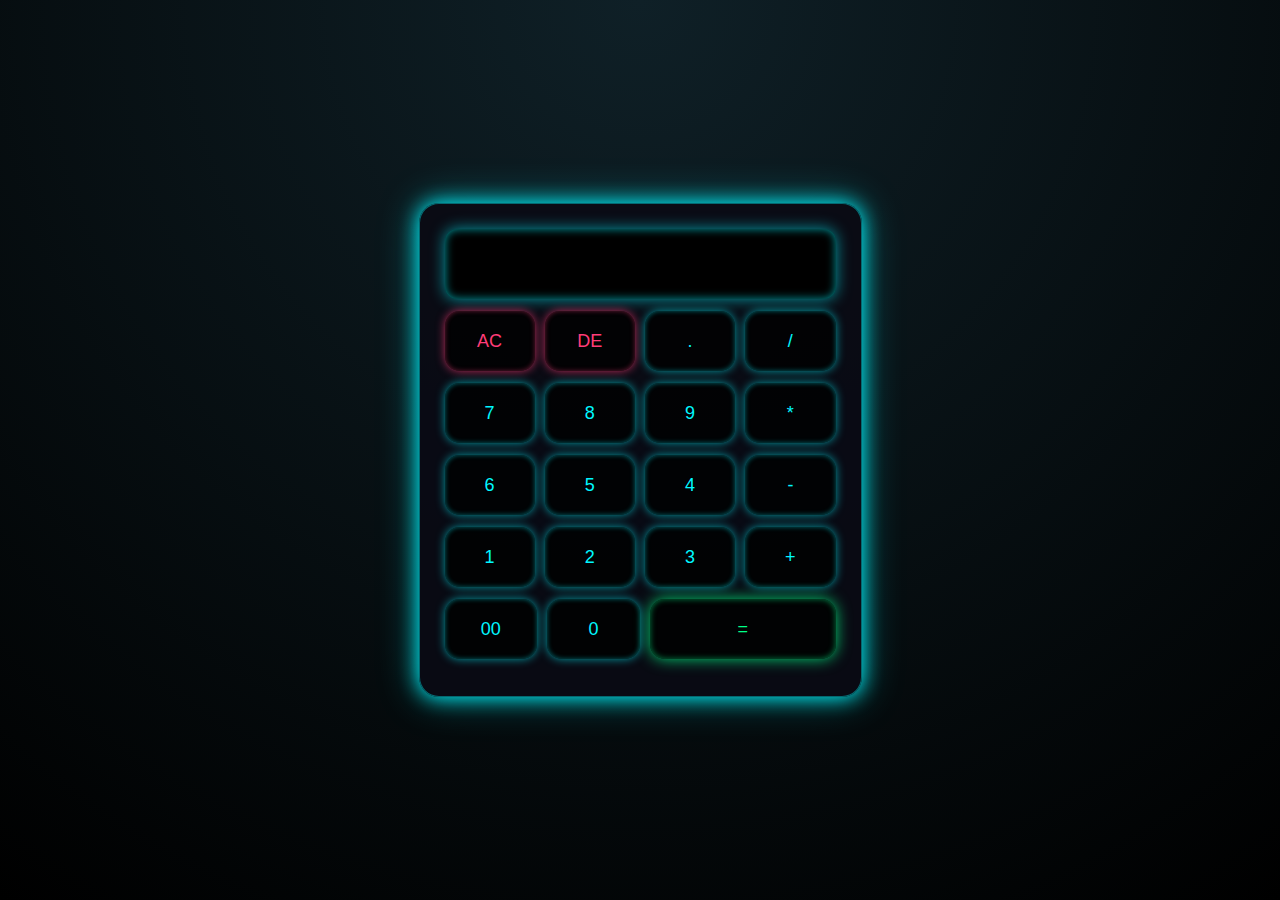
<file: CodeAlpha_Calculator/index.html>
<!DOCTYPE html>
<html lang="en">
<head>
    <meta charset="UTF-8">
    <meta name="viewport" content="width=device-width, initial-scale=1.0">
    <title>Calculator</title>
    <link rel="stylesheet" href="style.css">
</head>
<body>
    <div class="container">
        <div class="calculator">
            <form>
                <div class="display">
                    <input type="text" name="display">
                </div>
                <div>
                    <input type="button" value="AC" onclick="clearAll()">
                    <input type="button" value="DE" onclick="del()">
                    <input type="button" value="." onclick="display.value += '.' ">
                    <input type="button" value="/" onclick="add('/')">
                </div>
                <div>
                    <input type="button" value="7" onclick="display.value += '7' ">
                    <input type="button" value="8" onclick="display.value += '8' ">
                    <input type="button" value="9" onclick="display.value += '9' ">
                    <input type="button" value="*" onclick="add('*')">
                </div>
                <div>
                    <input type="button" value="6" onclick="display.value += '6' ">
                    <input type="button" value="5" onclick="display.value += '5' ">
                    <input type="button" value="4" onclick="display.value += '4' ">
                    <input type="button" value="-" onclick="display.value += '-' ">
                </div>
                <div>
                    <input type="button" value="1" onclick="display.value += '1' ">
                    <input type="button" value="2" onclick="display.value += '2' ">
                    <input type="button" value="3" onclick="display.value += '3' ">
                    <input type="button" value="+" onclick="display.value += '+' ">
                </div>
                <div>
                    <input type="button" value="00" onclick="display.value += '00' ">
                    <input type="button" value="0" onclick="display.value += '0' ">
                    <input type="button" value="=" class="equal" onclick="calculate()">
                </div>
            </form>
        </div>
    </div>

    <script src="script.js"></script>
</body>
</html>
</file>
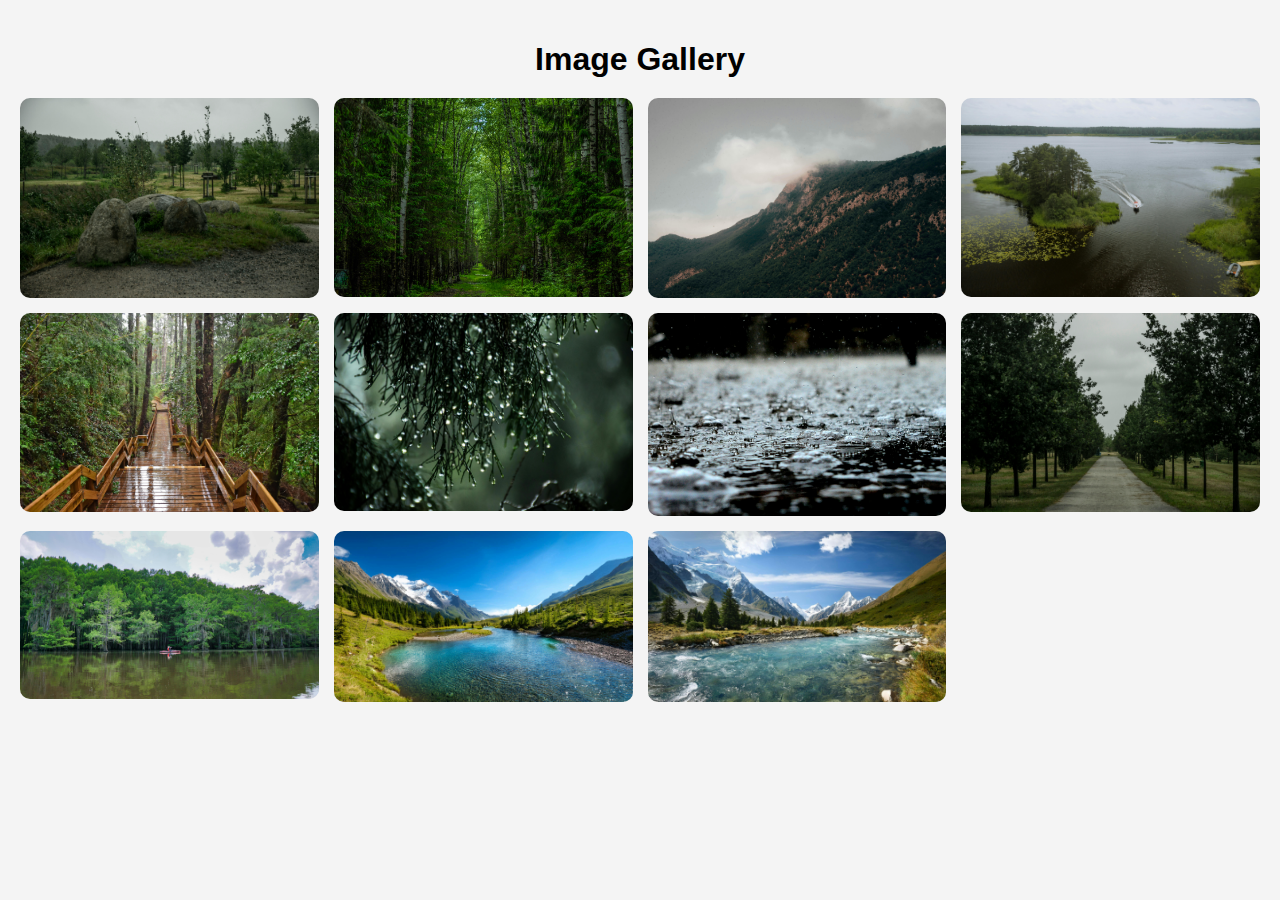
<file: CodeAlpha_ImageGallery/index.html>
<!DOCTYPE html>
<html lang="en">

<head>
    <meta charset="UTF-8">
    <meta name="viewport" content="width=device-width, initial-scale=1.0">
    <title>Image Gallery</title>
    <link rel="stylesheet" href="style.css">
</head>

<body>
    <h1 class="heading">Image Gallery</h1>

    <div class="gallery">
        <img src="Images/img-1.jpg" class="image" onclick="openLightbox(0)">
        <img src="Images/img-2.jpg" class="image" onclick="openLightbox(1)">
        <img src="Images/img-3.jpg" class="image" onclick="openLightbox(2)">
        <img src="Images/img-4.jpg" class="image" onclick="openLightbox(3)">
        <img src="Images/img-5.jpg" class="image" onclick="openLightbox(4)">
        <img src="Images/img-6.jpg" class="image" onclick="openLightbox(5)">
        <img src="Images/img-7.jpg" class="image" onclick="openLightbox(6)">
        <img src="Images/img-8.jpg" class="image" onclick="openLightbox(7)">
        <img src="Images/img-9.jpg" class="image" onclick="openLightbox(8)">
        <img src="Images/img-10.jpg" class="image" onclick="openLightbox(8)">
        <img src="Images/img-11.jpg" class="image" onclick="openLightbox(8)">
    </div>

    <div id="lightbox">
        <span class="close" onclick="closeLightbox()">&times;</span>
        <button class="prev" onclick="changeImage(-1)">❮</button>
        <img id="lightbox-img">
        <button class="next" onclick="changeImage(1)">❯</button>
    </div>

</body>
<script src="script.js"></script>

</html>
</file>
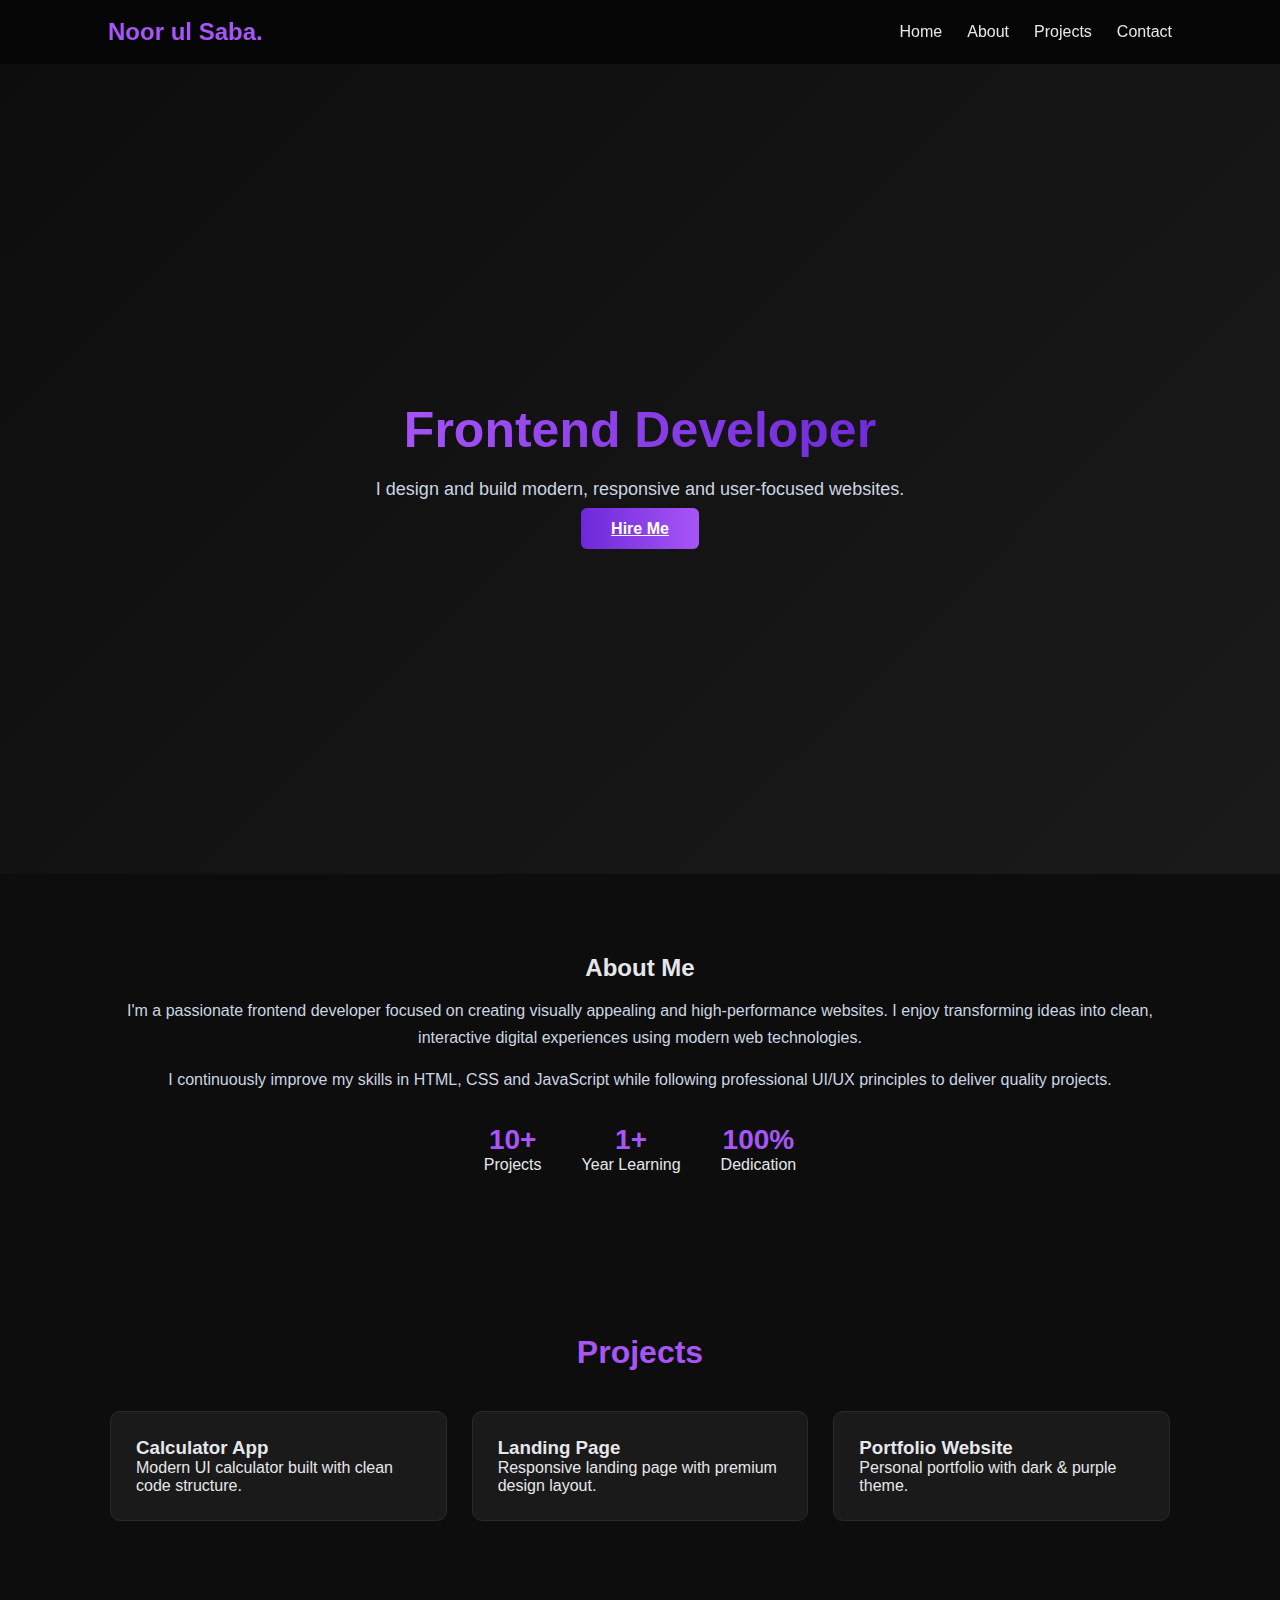
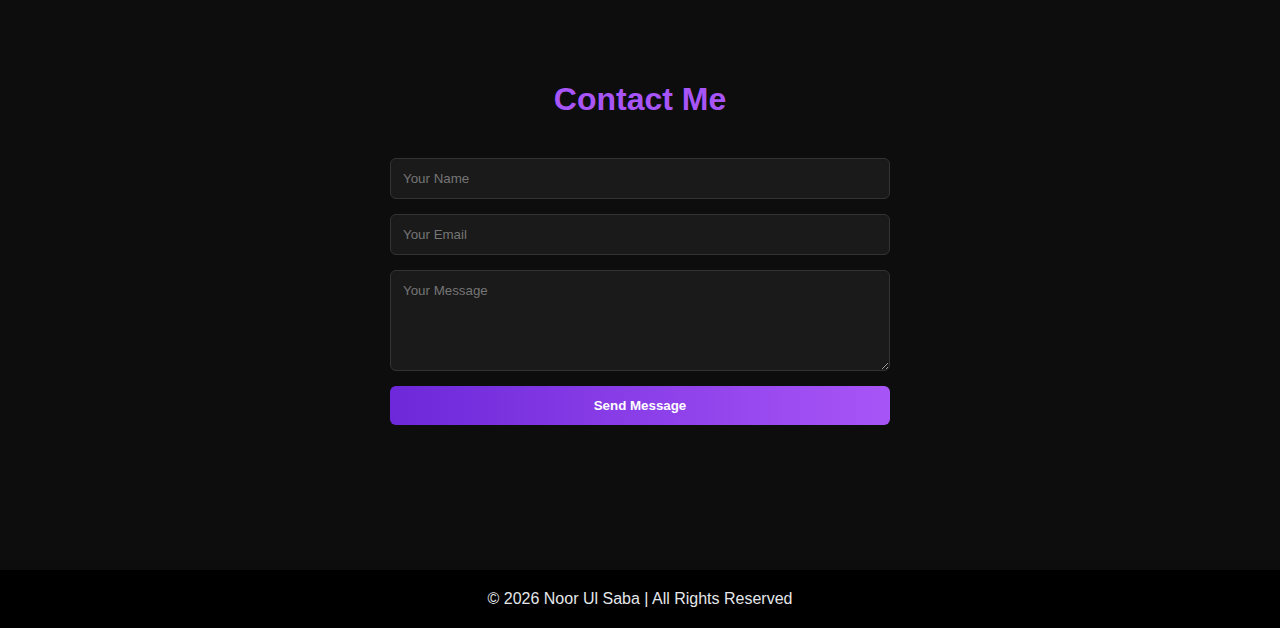
<file: CodeAlpha_Portfolio/index.html>
<!DOCTYPE html>
<html lang="en">
<head>
  <meta charset="UTF-8">
  <title>Noor Ul Saba Portfolio | Developer</title>
  <meta name="viewport" content="width=device-width, initial-scale=1.0">
  <link rel="stylesheet" href="style.css">
</head>
<body>

<header class="header">
  <nav class="nav">
    <h2 class="logo">Noor ul Saba.</h2>
    <ul class="nav-links">
      <li><a href="#home">Home</a></li>
      <li><a href="#about">About</a></li>
      <li><a href="#projects">Projects</a></li>
      <li><a href="#contact">Contact</a></li>
    </ul>
    <div class="menu" id="menu">&#9776;</div>
  </nav>
</header>

<section id="home" class="hero">
  <div class="hero-content">
    <h1>Frontend Developer</h1>
    <p>I design and build modern, responsive and user-focused websites.</p>
    <a href="#contact" class="btn">Hire Me</a>
  </div>
</section>

<section id="about" class="about section">
  <div class="about-container">
    <div class="about-text">
      <h2>About Me</h2>
      <p>
        I'm a passionate frontend developer focused on creating visually appealing 
        and high-performance websites. I enjoy transforming ideas into clean, 
        interactive digital experiences using modern web technologies.
      </p>
      <p>
        I continuously improve my skills in HTML, CSS and JavaScript while 
        following professional UI/UX principles to deliver quality projects.
      </p>
      <div class="about-stats">
        <div><h3>10+</h3><span>Projects</span></div>
        <div><h3>1+</h3><span>Year Learning</span></div>
        <div><h3>100%</h3><span>Dedication</span></div>
      </div>
    </div>
  </div>
</section>

<section id="projects" class="section">
  <h2 class="section-title">Projects</h2>
  <div class="projects">
    <div class="card">
      <h3>Calculator App</h3>
      <p>Modern UI calculator built with clean code structure.</p>
    </div>
    <div class="card">
      <h3>Landing Page</h3>
      <p>Responsive landing page with premium design layout.</p>
    </div>
    <div class="card">
      <h3>Portfolio Website</h3>
      <p>Personal portfolio with dark & purple theme.</p>
    </div>
  </div>
</section>

<section id="contact" class="contact section">
  <h2 class="section-title">Contact Me</h2>
  <form id="contactForm" class="contact-form">
    <input type="text" id="name" placeholder="Your Name" required>
    <input type="email" id="email" placeholder="Your Email" required>
    <textarea id="message" rows="5" placeholder="Your Message" required></textarea>
    <button type="submit" class="btn">Send Message</button>
  </form>
  <p id="formMessage"></p>
</section>

<footer class="footer">
  <p>© 2026 Noor Ul Saba | All Rights Reserved</p>
</footer>

<script src="script.js"></script>
</body>
</html>
</file>
<file: CodeAlpha_Calculator/style.css>
* {
    margin: 0;
    padding: 0;
    box-sizing: border-box;
    font-family: 'Segoe UI', sans-serif;
}

body {
    min-height: 100vh;
    background: radial-gradient(circle at top, #0f2027, #000);
    display: flex;
    justify-content: center;
    align-items: center;
}

.container {
    padding: 20px;
}

.calculator {
    background: rgba(10, 10, 20, 0.9);
    padding: 25px;
    border-radius: 20px;
    box-shadow:
        0 0 20px #00f7ff,
        0 0 40px rgba(0, 247, 255, 0.4);
    border: 1px solid rgba(0, 247, 255, 0.4);
}

.display {
    margin-bottom: 20px;
}

.display input {
    width: 100%;
    height: 70px;
    background: #000;
    border: none;
    border-radius: 12px;
    text-align: right;
    padding: 15px;
    font-size: 28px;
    color: #00f7ff;
    box-shadow:
        inset 0 0 10px rgba(0, 247, 255, 0.6),
        0 0 15px rgba(0, 247, 255, 0.6);
}

.calculator form div {
    display: flex;
    gap: 10px;
    margin-bottom: 12px;
}

.calculator input[type="button"] {
    flex: 1;
    height: 60px;
    border-radius: 15px;
    border: none;
    font-size: 18px;
    cursor: pointer;
    color: #00f7ff;
    background: rgba(0, 0, 0, 0.8);
    box-shadow:
        0 0 10px rgba(0, 247, 255, 0.6),
        inset 0 0 5px rgba(0, 247, 255, 0.4);
    transition: 0.2s ease;
}

.calculator input[type="button"]:hover {
    box-shadow:
        0 0 20px #00f7ff,
        inset 0 0 10px rgba(0, 247, 255, 0.8);
    transform: translateY(-2px);
}

.calculator input[value="AC"],
.calculator input[value="DE"] {
    color: #ff3c78;
    box-shadow:
        0 0 10px rgba(255, 60, 120, 0.7),
        inset 0 0 5px rgba(255, 60, 120, 0.4);
}

.calculator input[value="AC"]:hover,
.calculator input[value="DE"]:hover {
    box-shadow:
        0 0 20px #ff3c78,
        inset 0 0 10px rgba(255, 60, 120, 0.8);
}

.calculator input.equal {
    flex: 2;
    color: #00ff88;
    box-shadow:
        0 0 15px rgba(0, 255, 136, 0.8),
        inset 0 0 6px rgba(0, 255, 136, 0.5);
}

.calculator input.equal:hover {
    box-shadow:
        0 0 30px #00ff88,
        inset 0 0 12px rgba(0, 255, 136, 0.9);
}
</file>
<file: CodeAlpha_ImageGallery/style.css>
* {
  box-sizing: border-box;
  font-family: Arial, sans-serif;
}

body {
  margin: 0;
  padding: 20px;
  text-align: center;
  background: #f4f4f4;
}

.heading {
  margin-bottom: 20px;
}

.gallery {
  display: grid;
  grid-template-columns: repeat(auto-fit, minmax(250px, 1fr));
  gap: 15px;
  margin-top: 20px;
}

.gallery img {
  width: 100%;
  cursor: pointer;
  border-radius: 10px;
  transition: transform 0.3s, box-shadow 0.3s;
}

.gallery img:hover {
  transform: scale(1.05);
  box-shadow: 0 10px 20px rgba(0, 0, 0, 0.3);
}

#lightbox {
  display: none;
  position: fixed;
  inset: 0;
  background: rgba(0, 0, 0, 0.9);
  justify-content: center;
  align-items: center;
}

#lightbox img {
  max-width: 80%;
  max-height: 80%;
  border-radius: 10px;
}

.close {
  position: absolute;
  top: 20px;
  right: 30px;
  font-size: 40px;
  color: white;
  cursor: pointer;
}

.prev,
.next {
  position: absolute;
  background: none;
  border: none;
  color: white;
  font-size: 40px;
  cursor: pointer;
}

.prev {
  left: 20px;
}

.next {
  right: 20px;
}
</file>
<file: CodeAlpha_Portfolio/style.css>
* {
  margin: 0;
  padding: 0;
  box-sizing: border-box;
  font-family: 'Segoe UI', sans-serif;
  scroll-behavior: smooth;
}

body {
  background: #0d0d0d;
  color: #e5e7eb;
}

/* Navbar */
.header {
  position: sticky;
  top: 0;
  backdrop-filter: blur(10px);
  background: rgba(0,0,0,0.6);
  z-index: 1000;
}

.nav {
  max-width: 1100px;
  margin: auto;
  padding: 18px;
  display: flex;
  justify-content: space-between;
  align-items: center;
}

.logo {
  color: #a855f7;
}

.nav-links {
  list-style: none;
  display: flex;
  gap: 25px;
}

.nav-links a {
  text-decoration: none;
  color: #e5e7eb;
  transition: 0.3s;
}

.nav-links a:hover {
  color: #a855f7;
}

.menu {
  display: none;
  font-size: 24px;
  cursor: pointer;
}

/* Hero */
.hero {
  height: 90vh;
  display: flex;
  align-items: center;
  justify-content: center;
  text-align: center;
  background: linear-gradient(135deg, #0d0d0d, #1a1a1a);
}

.hero h1 {
  font-size: 50px;
  background: linear-gradient(to right, #a855f7, #6d28d9);
  -webkit-background-clip: text;
  color: transparent;
}

.hero p {
  margin: 20px 0;
  font-size: 18px;
  color: #cbd5e1;
}

/* Button */
.btn {
  padding: 12px 30px;
  border: none;
  border-radius: 6px;
  background: linear-gradient(to right, #6d28d9, #a855f7);
  color: white;
  cursor: pointer;
  font-weight: 600;
  transition: 0.3s;
}

.btn:hover {
  opacity: 0.8;
}

/* Sections */
.section {
  padding: 80px 20px;
  max-width: 1100px;
  margin: auto;
}

.section-title {
  text-align: center;
  margin-bottom: 40px;
  font-size: 32px;
  color: #a855f7;
}

/* About */
.about-container {
  display: flex;
  justify-content: center;
  text-align: center;
}

.about-text p {
  margin: 15px 0;
  line-height: 1.7;
  color: #cbd5e1;
}

.about-stats {
  display: flex;
  justify-content: center;
  gap: 40px;
  margin-top: 30px;
}

.about-stats h3 {
  color: #a855f7;
  font-size: 28px;
}

/* Projects */
.projects {
  display: grid;
  grid-template-columns: repeat(auto-fit, minmax(250px, 1fr));
  gap: 25px;
}

.card {
  background: #1a1a1a;
  padding: 25px;
  border-radius: 10px;
  transition: 0.3s;
  border: 1px solid #2a2a2a;
}

.card:hover {
  transform: translateY(-8px);
  border-color: #a855f7;
}

/* Contact */
.contact-form {
  display: flex;
  flex-direction: column;
  gap: 15px;
  max-width: 500px;
  margin: auto;
}

.contact-form input,
.contact-form textarea {
  padding: 12px;
  border-radius: 6px;
  border: 1px solid #333;
  background: #1a1a1a;
  color: white;
}

.contact-form input:focus,
.contact-form textarea:focus {
  outline: none;
  border-color: #a855f7;
}

#formMessage {
  text-align: center;
  margin-top: 15px;
}

/* Footer */
.footer {
  text-align: center;
  padding: 20px;
  background: #000;
  margin-top: 50px;
}

/* Responsive */
@media (max-width: 768px) {
  .nav-links {
    display: none;
    flex-direction: column;
    position: absolute;
    right: 20px;
    top: 70px;
    background: #1a1a1a;
    padding: 15px;
    border-radius: 8px;
  }

  .nav-links.active {
    display: flex;
  }

  .menu {
    display: block;
  }

  .about-stats {
    flex-direction: column;
    gap: 20px;
  }
}
</file>
